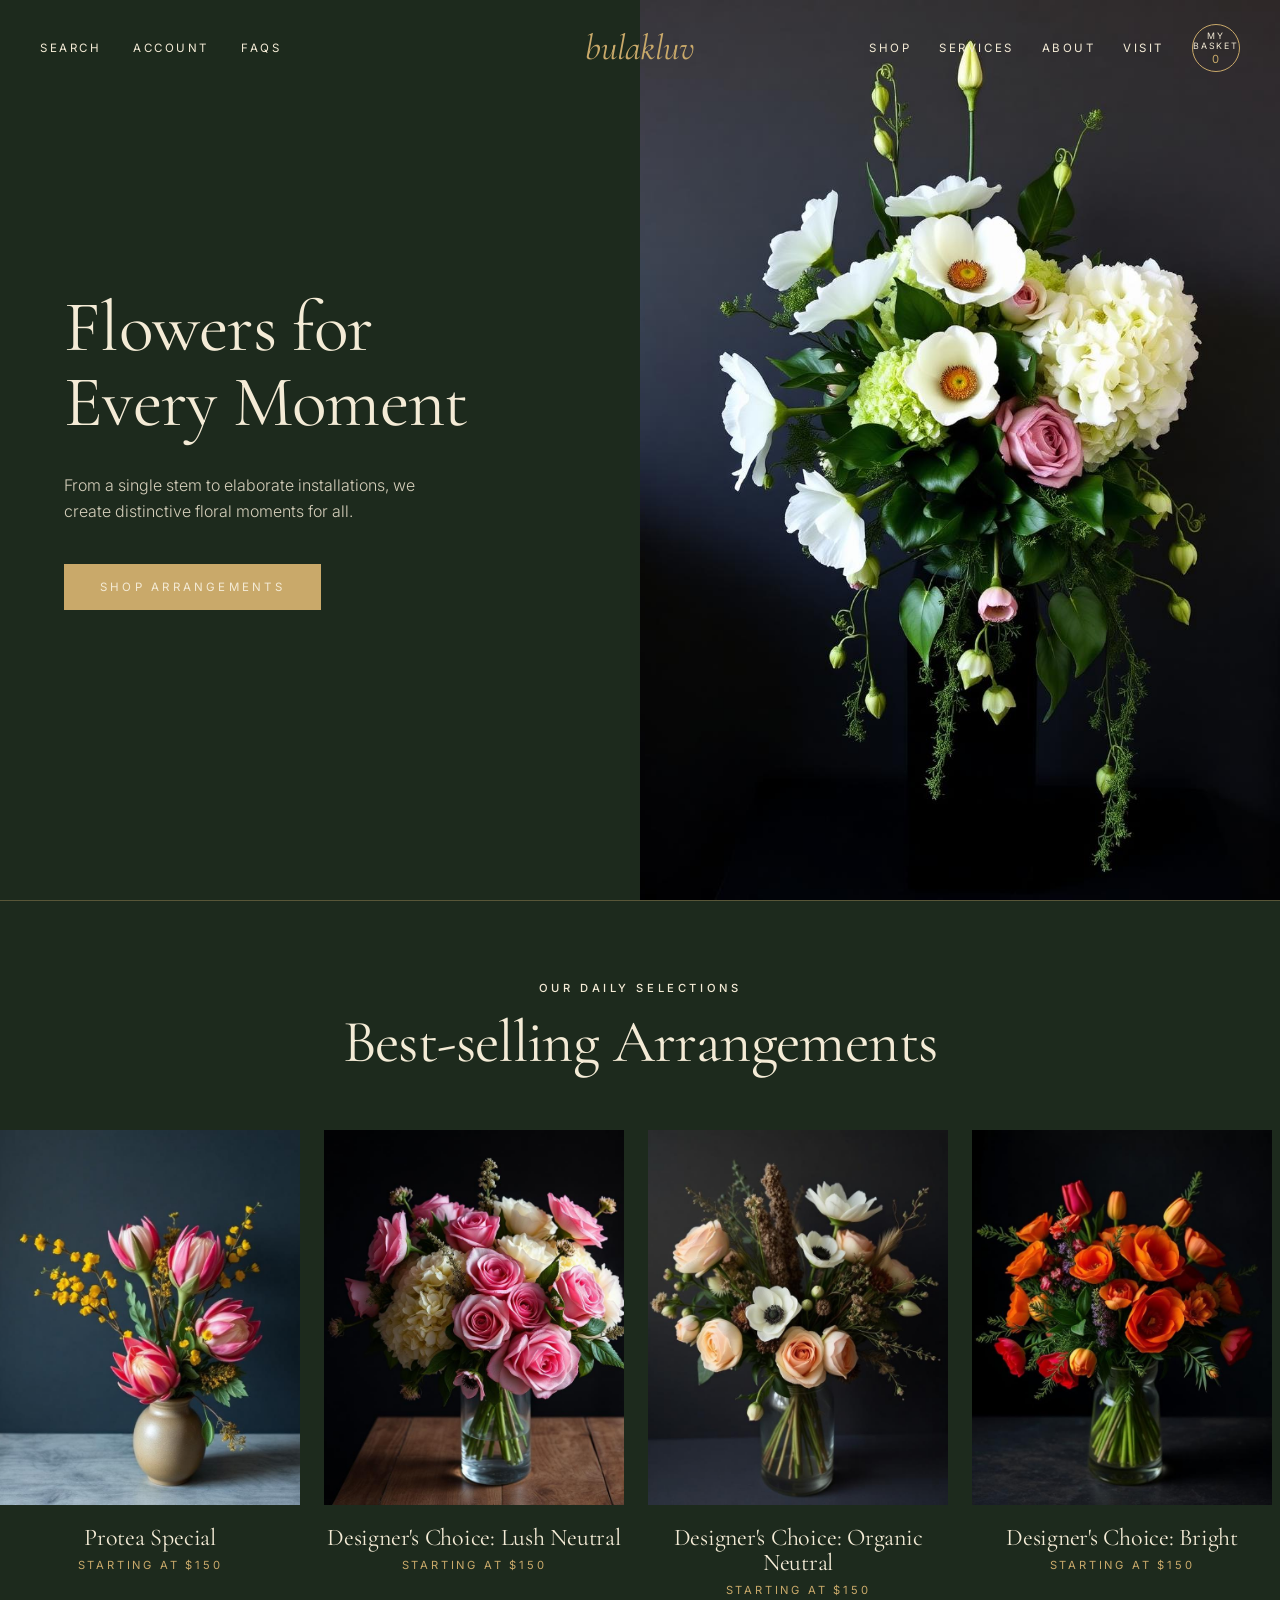
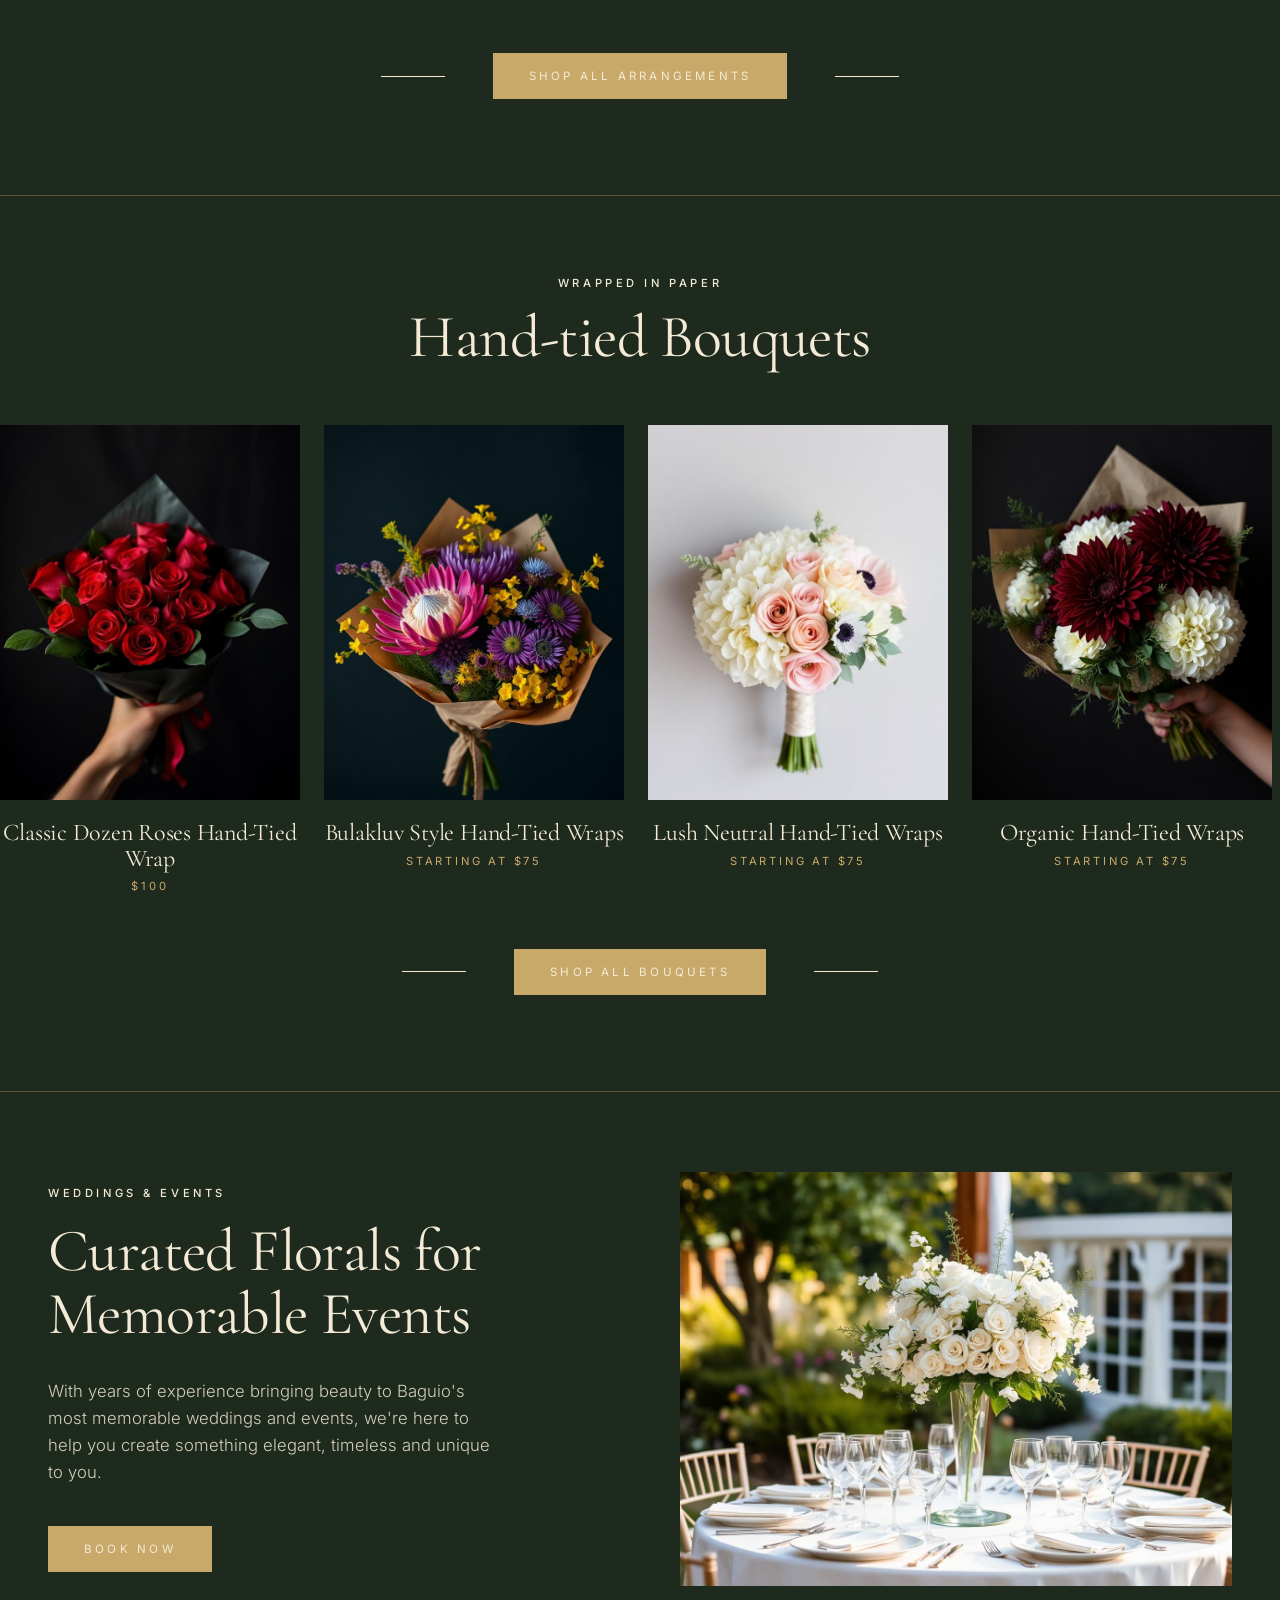
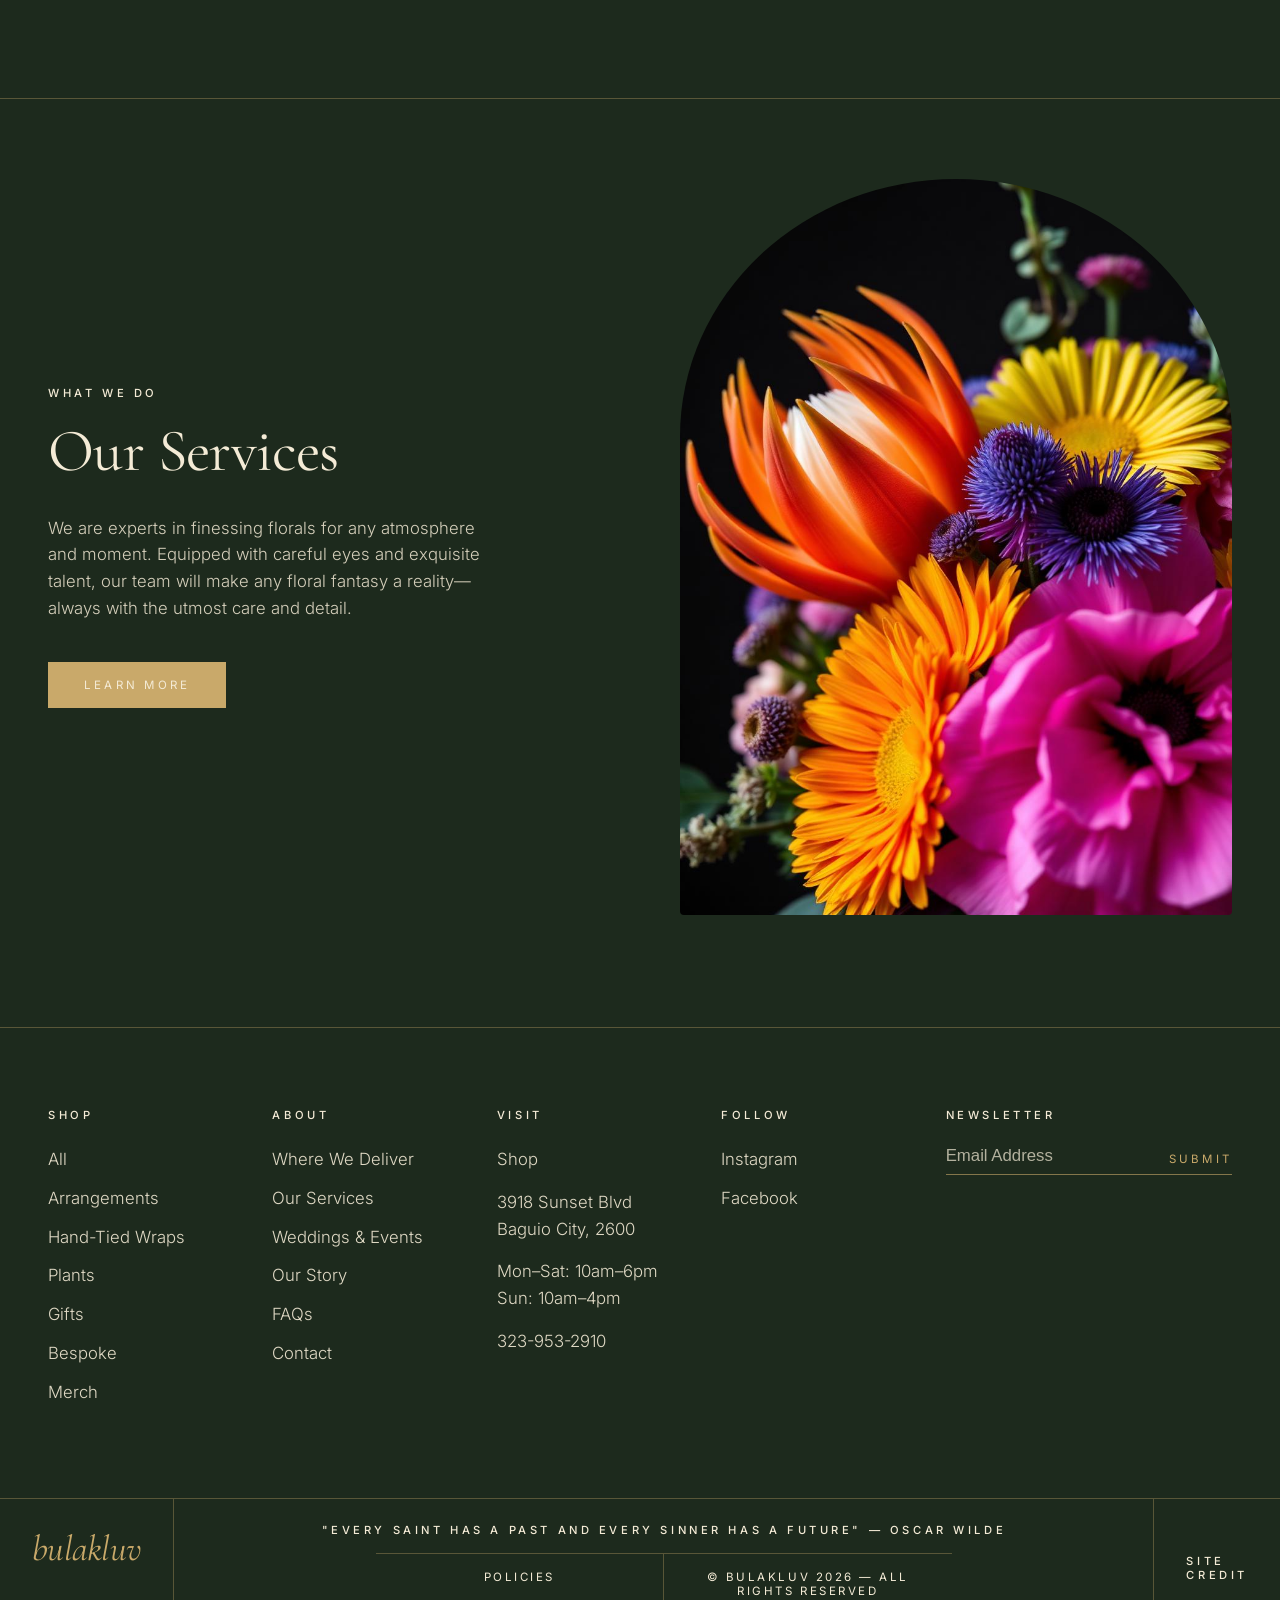
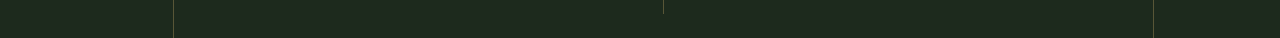
<file: index.html>
<!DOCTYPE html>
<html lang="en">
<head>
  <meta charset="UTF-8" />
  <meta name="viewport" content="width=device-width, initial-scale=1.0" />
  <title>Bulakluv — Flowers for Every Moment</title>
  <meta name="description" content="From a single stem to elaborate installations, Bulakluv creates distinctive floral moments for every occasion." />
  <link rel="stylesheet" href="styles.css" />
</head>
<body>
  <div id="header-slot"></div>

  <!-- HERO -->
  <section class="hero">
    <div class="hero__copy">
      <div class="hero__copy-inner">
        <h1 class="hero__title">Flowers for<br>Every Moment</h1>
        <p class="hero__sub">From a single stem to elaborate installations, we create distinctive floral moments for all.</p>
        <a href="#shop" class="btn-gold">Shop Arrangements</a>
      </div>
    </div>
    <div class="hero__media">
      <img src="assets/hero-arrangement.jpg" alt="Elegant floral arrangement" />
    </div>
  </section>

  <!-- ARRANGEMENTS -->
  <section id="shop" class="carousel-section">
    <div class="carousel-section__head">
      <p class="eyebrow">Our Daily Selections</p>
      <h2>Best-selling Arrangements</h2>
    </div>
    <div class="carousel-track-wrap">
      <div class="carousel-track">
        <article class="product-card"><div class="product-card__img"><img src="assets/arr-protea.jpg" alt="Protea Special"/></div><h3>Protea Special</h3><p class="price">Starting at $150</p></article>
        <article class="product-card"><div class="product-card__img"><img src="assets/arr-lush.jpg" alt="Designer's Choice: Lush Neutral"/></div><h3>Designer's Choice: Lush Neutral</h3><p class="price">Starting at $150</p></article>
        <article class="product-card"><div class="product-card__img"><img src="assets/arr-organic.jpg" alt="Designer's Choice: Organic Neutral"/></div><h3>Designer's Choice: Organic Neutral</h3><p class="price">Starting at $150</p></article>
        <article class="product-card"><div class="product-card__img"><img src="assets/arr-bright.jpg" alt="Designer's Choice: Bright"/></div><h3>Designer's Choice: Bright</h3><p class="price">Starting at $150</p></article>
        <article class="product-card"><div class="product-card__img"><img src="assets/arr-protea.jpg" alt="Protea Special"/></div><h3>Protea Special</h3><p class="price">Starting at $150</p></article>
        <article class="product-card"><div class="product-card__img"><img src="assets/arr-lush.jpg" alt="Designer's Choice: Lush Neutral"/></div><h3>Designer's Choice: Lush Neutral</h3><p class="price">Starting at $150</p></article>
      </div>
    </div>
    <div class="carousel-cta">
      <span class="arrow-line"></span>
      <a href="#" class="btn-gold">Shop All Arrangements</a>
      <span class="arrow-line"></span>
    </div>
  </section>

  <!-- HAND-TIED -->
  <section class="carousel-section">
    <div class="carousel-section__head">
      <p class="eyebrow">Wrapped in Paper</p>
      <h2>Hand-tied Bouquets</h2>
    </div>
    <div class="carousel-track-wrap">
      <div class="carousel-track">
        <article class="product-card"><div class="product-card__img"><img src="assets/bq-roses.jpg" alt="Classic Dozen Roses Hand-Tied Wrap"/></div><h3>Classic Dozen Roses Hand-Tied Wrap</h3><p class="price">$100</p></article>
        <article class="product-card"><div class="product-card__img"><img src="assets/bq-wild.jpg" alt="Bulakluv Style Hand-Tied Wraps"/></div><h3>Bulakluv Style Hand-Tied Wraps</h3><p class="price">Starting at $75</p></article>
        <article class="product-card"><div class="product-card__img"><img src="assets/bq-neutral.jpg" alt="Lush Neutral Hand-Tied Wraps"/></div><h3>Lush Neutral Hand-Tied Wraps</h3><p class="price">Starting at $75</p></article>
        <article class="product-card"><div class="product-card__img"><img src="assets/bq-organic.jpg" alt="Organic Hand-Tied Wraps"/></div><h3>Organic Hand-Tied Wraps</h3><p class="price">Starting at $75</p></article>
        <article class="product-card"><div class="product-card__img"><img src="assets/bq-roses.jpg" alt="Classic Dozen Roses Hand-Tied Wrap"/></div><h3>Classic Dozen Roses Hand-Tied Wrap</h3><p class="price">$100</p></article>
        <article class="product-card"><div class="product-card__img"><img src="assets/bq-wild.jpg" alt="Bulakluv Style Hand-Tied Wraps"/></div><h3>Bulakluv Style Hand-Tied Wraps</h3><p class="price">Starting at $75</p></article>
      </div>
    </div>
    <div class="carousel-cta">
      <span class="arrow-line"></span>
      <a href="#" class="btn-gold">Shop All Bouquets</a>
      <span class="arrow-line"></span>
    </div>
  </section>

  <!-- WEDDINGS -->
  <section class="split-section">
    <div>
      <p class="eyebrow">Weddings &amp; Events</p>
      <h2>Curated Florals for<br>Memorable Events</h2>
      <p class="body">With years of experience bringing beauty to Baguio's most memorable weddings and events, we're here to help you create something elegant, timeless and unique to you.</p>
      <a href="#" class="btn-gold">Book Now</a>
    </div>
    <div class="img-frame"><img src="assets/wedding.jpg" alt="Outdoor wedding reception"/></div>
  </section>

  <!-- SERVICES -->
  <section id="services" class="split-section">
    <div class="order-2"><div class="arch"><img src="assets/services.jpg" alt="Vibrant close-up of mixed flowers"/></div></div>
    <div id="about" class="order-1">
      <p class="eyebrow">What We Do</p>
      <h2>Our Services</h2>
      <p class="body">We are experts in finessing florals for any atmosphere and moment. Equipped with careful eyes and exquisite talent, our team will make any floral fantasy a reality—always with the utmost care and detail.</p>
      <a href="#" class="btn-gold">Learn More</a>
    </div>
  </section>

  <div id="footer-slot"></div>
  <script src="script.js"></script>
</body>
</html>
</file>
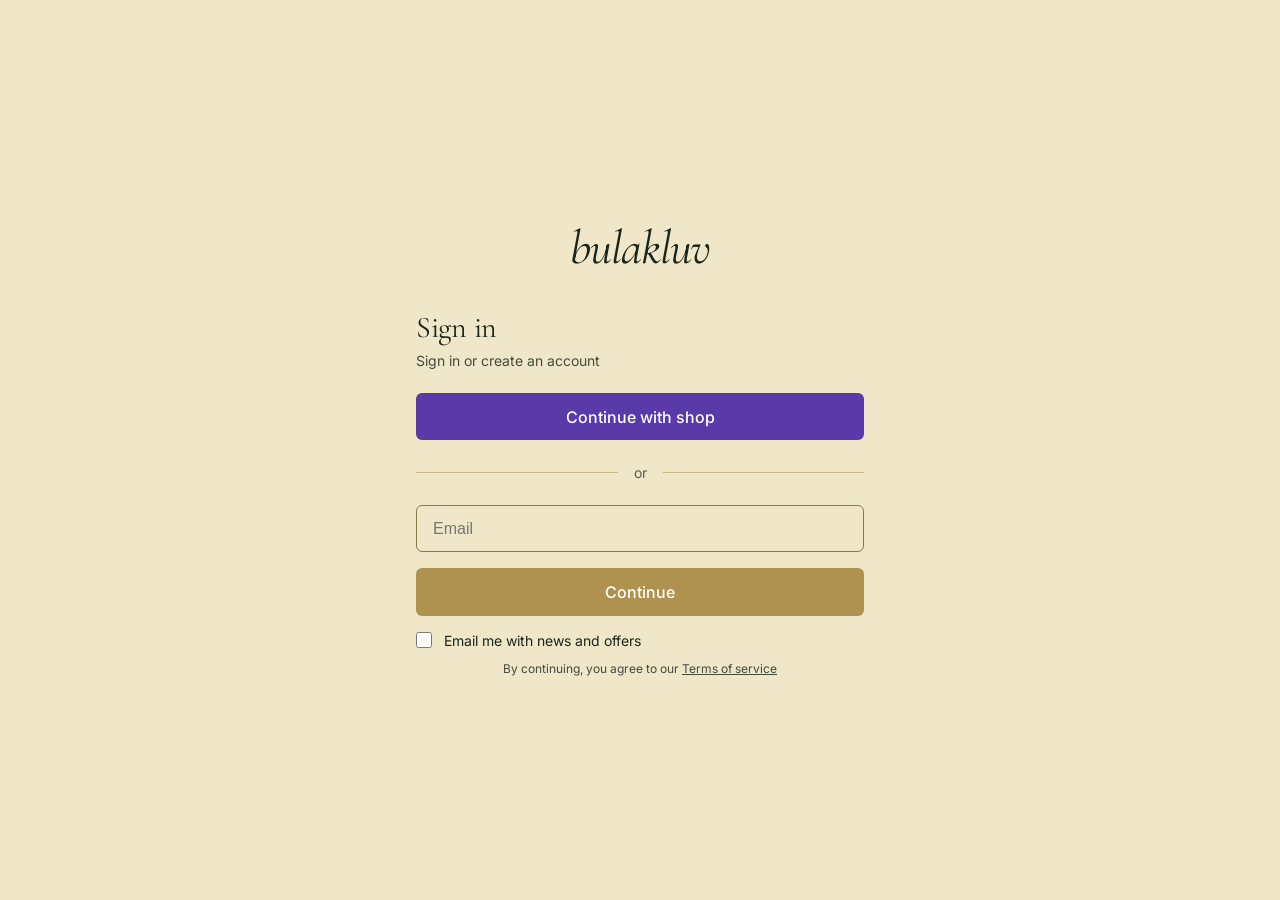
<file: account.html>
<!DOCTYPE html>
<html lang="en">
<head>
  <meta charset="UTF-8" />
  <meta name="viewport" content="width=device-width, initial-scale=1.0" />
  <title>Sign In — Bulakluv</title>
  <link rel="stylesheet" href="styles.css" />
</head>
<body>
  <main class="account-page">
    <div class="account-card">
      <div class="logo-wrap"><a href="index.html" class="logo-mark">bulakluv</a></div>
      <h1>Sign in</h1>
      <p class="sub">Sign in or create an account</p>
      <button type="button" class="btn-purple" onclick="window.location.href='index.html'">Continue with shop</button>
      <div class="divider-row"><span class="line"></span><span>or</span><span class="line"></span></div>
      <form class="account-form" onsubmit="event.preventDefault(); window.location.href='index.html';">
        <input type="email" placeholder="Email" />
        <button type="submit" class="btn-tan">Continue</button>
        <label class="checkbox-row"><input type="checkbox"/><span>Email me with news and offers</span></label>
      </form>
      <p class="terms">By continuing, you agree to our <a href="#">Terms of service</a></p>
    </div>
  </main>
</body>
</html>
</file>
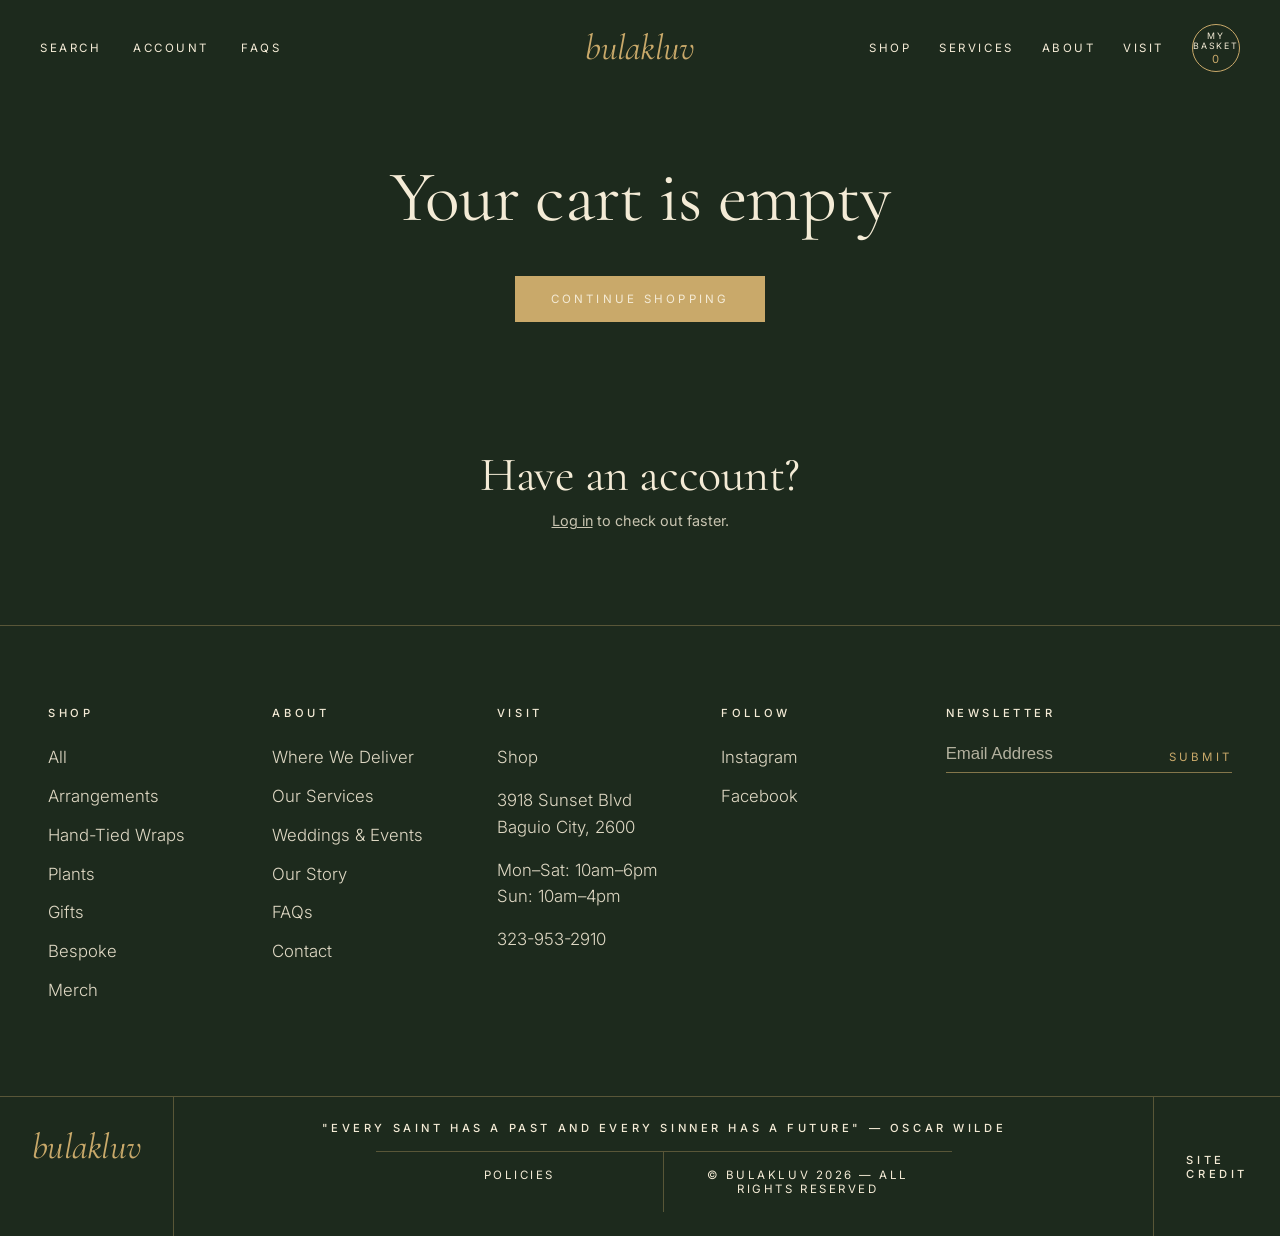
<file: basket.html>
<!DOCTYPE html>
<html lang="en">
<head>
  <meta charset="UTF-8" />
  <meta name="viewport" content="width=device-width, initial-scale=1.0" />
  <title>My Basket — Bulakluv</title>
  <link rel="stylesheet" href="styles.css" />
</head>
<body class="page-shell">
  <div id="header-slot"></div>
  <main class="basket-main">
    <h1>Your cart is empty</h1>
    <button type="button" class="btn-gold" onclick="window.location.href='index.html'">Continue Shopping</button>
    <div class="sub-block">
      <h2>Have an account?</h2>
      <p><a href="account.html">Log in</a> to check out faster.</p>
    </div>
  </main>
  <div id="footer-slot"></div>
  <script src="script.js"></script>
</body>
</html>
</file>
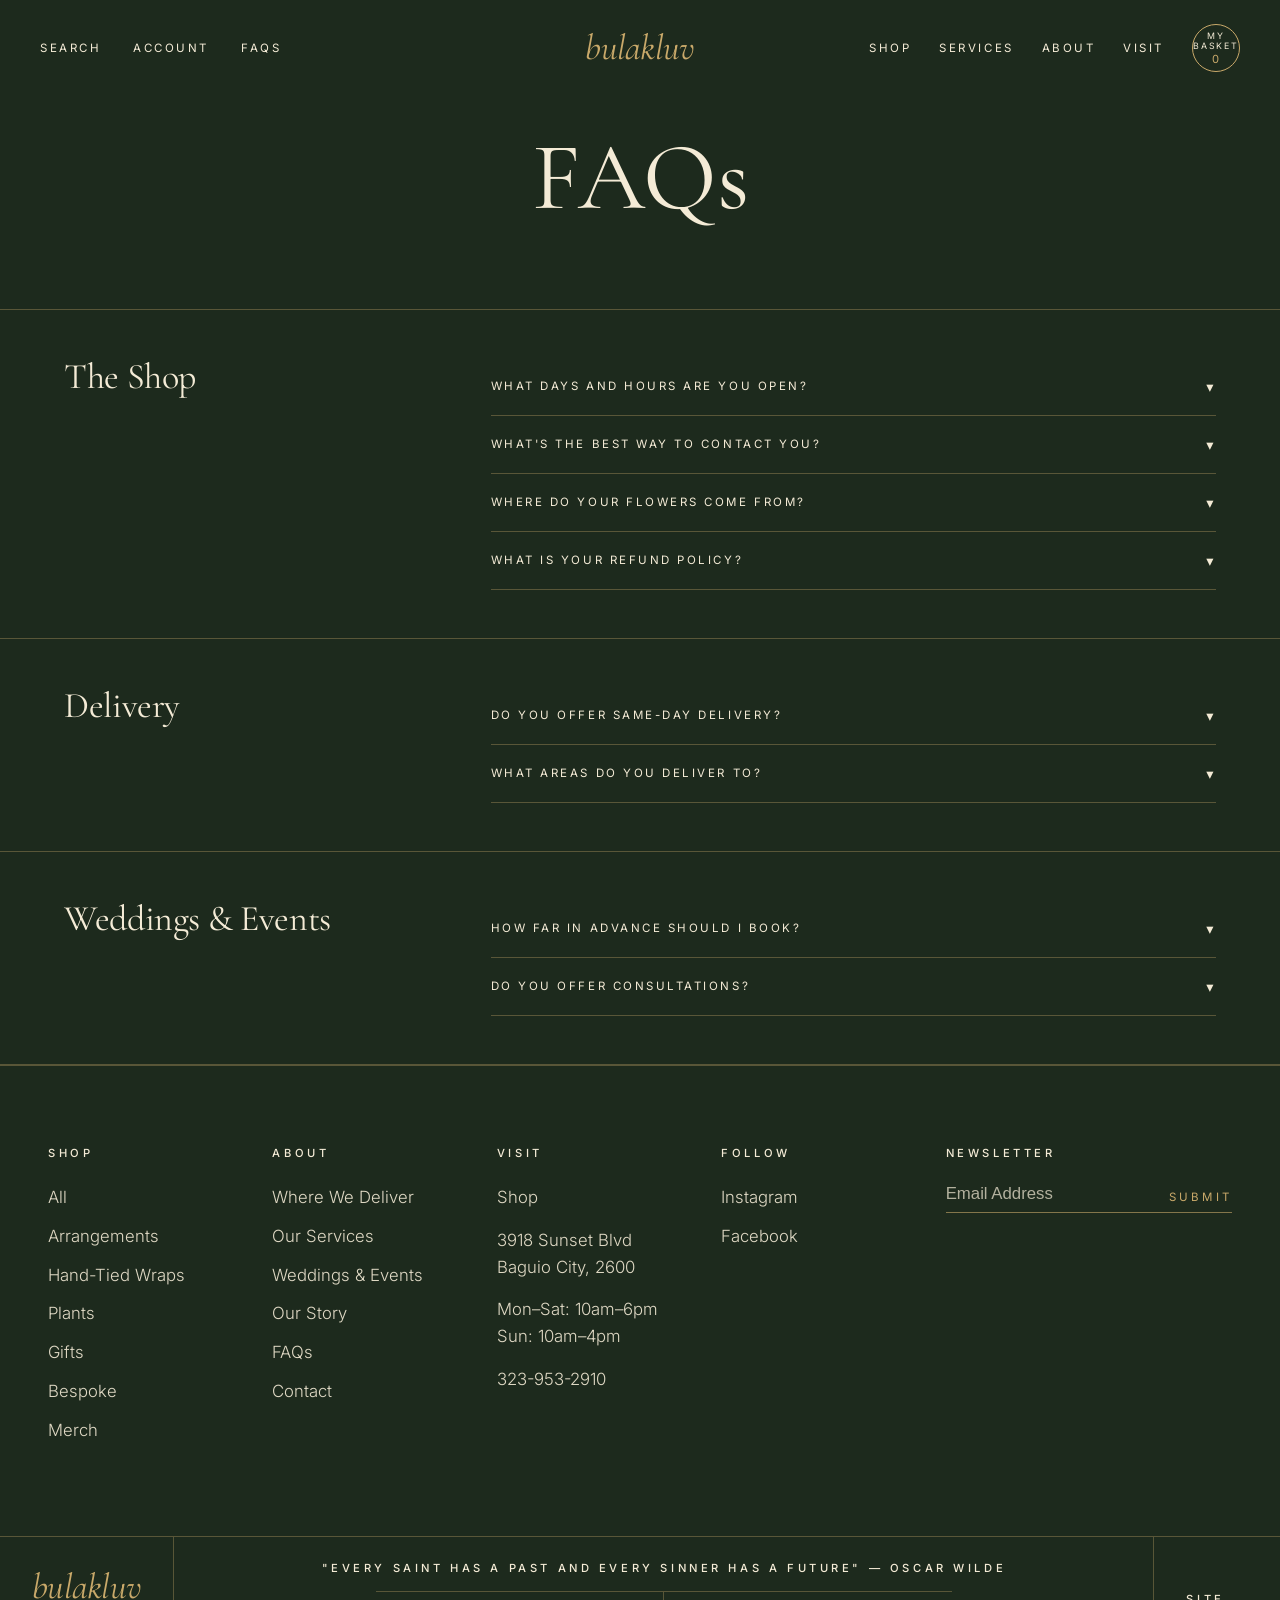
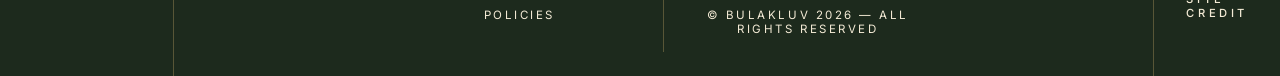
<file: faqs.html>
<!DOCTYPE html>
<html lang="en">
<head>
  <meta charset="UTF-8" />
  <meta name="viewport" content="width=device-width, initial-scale=1.0" />
  <title>FAQs — Bulakluv</title>
  <link rel="stylesheet" href="styles.css" />
</head>
<body class="page-shell">
  <div id="header-slot"></div>
  <main>
    <header class="page-hero"><h1>FAQs</h1></header>

    <section class="faq-section">
      <h2>The Shop</h2>
      <div>
        <details class="faq-item"><summary class="nav-link">What days and hours are you open?</summary><div class="answer">We are open Tuesday through Saturday, 10am to 6pm. Closed Sunday and Monday.</div></details>
        <details class="faq-item"><summary class="nav-link">What's the best way to contact you?</summary><div class="answer">Email us at hello@bulakluv.com or call the shop during opening hours.</div></details>
        <details class="faq-item"><summary class="nav-link">Where do your flowers come from?</summary><div class="answer">We source from local growers whenever possible, and supplement with seasonal imports.</div></details>
        <details class="faq-item"><summary class="nav-link">What is your refund policy?</summary><div class="answer">We guarantee freshness on arrival. Contact us within 24 hours for any issues.</div></details>
      </div>
    </section>

    <section class="faq-section">
      <h2>Delivery</h2>
      <div>
        <details class="faq-item"><summary class="nav-link">Do you offer same-day delivery?</summary><div class="answer">Yes, for orders placed before 12pm within our delivery zone.</div></details>
        <details class="faq-item"><summary class="nav-link">What areas do you deliver to?</summary><div class="answer">We deliver across the metro area. Enter your postcode at checkout to confirm.</div></details>
      </div>
    </section>

    <section class="faq-section">
      <h2>Weddings &amp; Events</h2>
      <div>
        <details class="faq-item"><summary class="nav-link">How far in advance should I book?</summary><div class="answer">We recommend booking weddings 6-9 months in advance.</div></details>
        <details class="faq-item"><summary class="nav-link">Do you offer consultations?</summary><div class="answer">Yes, complimentary 30-minute consultations are available by appointment.</div></details>
      </div>
    </section>
  </main>
  <div id="footer-slot"></div>
  <script src="script.js"></script>
</body>
</html>
</file>
<file: styles.css>
/* ============ Bulakluv — Global Styles ============ */
@import url('https://fonts.googleapis.com/css2?family=Cormorant+Garamond:ital,wght@0,300;0,400;0,500;1,400&family=Inter:wght@300;400;500;600&display=swap');

:root {
  --background: #1d2a1d;
  --foreground: #f4ebd6;
  --card: #243224;
  --gold: #c9a96a;
  --gold-soft: #d8be8a;
  --cream: #f4ebd6;
  --border: rgba(201, 169, 106, 0.35);
  --font-display: "Cormorant Garamond", Georgia, serif;
  --font-sans: "Inter", system-ui, sans-serif;
}

* { box-sizing: border-box; margin: 0; padding: 0; }
html, body { background: var(--background); color: var(--foreground); font-family: var(--font-sans); -webkit-font-smoothing: antialiased; }
img { display: block; max-width: 100%; }
a { color: inherit; text-decoration: none; }
button { background: none; border: none; cursor: pointer; color: inherit; font: inherit; }
ul { list-style: none; }
h1, h2, h3, h4 { font-family: var(--font-display); font-weight: 400; letter-spacing: -0.01em; line-height: 1.05; }

/* ---- Utility text ---- */
.eyebrow { font-size: 0.7rem; letter-spacing: 0.32em; text-transform: uppercase; color: var(--cream); font-weight: 500; }
.nav-link { font-size: 0.72rem; letter-spacing: 0.22em; text-transform: uppercase; color: var(--cream); transition: color .2s ease; display: inline-block; }
.nav-link:hover { color: var(--gold); }
.logo-mark { font-family: var(--font-display); font-style: italic; font-size: 2.25rem; color: var(--gold); letter-spacing: -0.02em; line-height: 1; }
.btn-gold { display: inline-flex; align-items: center; justify-content: center; background: var(--gold); color: var(--cream); padding: 1rem 2.25rem; font-size: 0.72rem; letter-spacing: 0.28em; text-transform: uppercase; transition: background-color .2s ease; border: none; cursor: pointer; }
.btn-gold:hover { background: var(--gold-soft); }
.gold-rule { height: 1px; background: var(--gold); opacity: 0.6; }

/* ============ Header ============ */
.site-header { position: absolute; top: 0; left: 0; right: 0; z-index: 30; }
.site-header__bar {
  display: grid; grid-template-columns: 1fr auto 1fr; align-items: center; gap: 1rem;
  padding: 1.5rem 2.5rem;
}
.site-header__nav { display: flex; gap: 2rem; }
.site-header__nav.right { justify-content: flex-end; align-items: center; gap: 1.75rem; }
.site-header__logo-wrap { display: flex; justify-content: center; }
.basket-btn {
  display: flex; flex-direction: column; align-items: center; justify-content: center;
  width: 3rem; height: 3rem; border-radius: 9999px; border: 1px solid var(--gold);
  font-size: 0.55rem; line-height: 1.1; gap: 0.05rem;
}
.basket-btn .count { color: var(--gold); font-size: 0.7rem; margin-top: 0.1rem; }
.mobile-toggle { display: none; justify-self: end; }

/* Search panel */
.search-panel {
  overflow: hidden; max-height: 0; opacity: 0;
  border-top: 1px solid var(--border); background: var(--background);
  transition: max-height .3s ease, opacity .3s ease;
}
.search-panel.open { max-height: 420px; opacity: 1; }
.search-panel__inner { padding: 3rem 2.5rem; }
.search-form { margin-top: 1.5rem; max-width: 48rem; display: flex; align-items: flex-end; gap: 1rem; border-bottom: 1px solid rgba(201,169,106,0.6); padding-bottom: 0.75rem; }
.search-form input { flex: 1; background: transparent; border: none; outline: none; color: var(--cream); font-family: var(--font-display); font-size: 2rem; }
.search-form input::placeholder { color: var(--cream); }
.search-form button { color: var(--gold); padding-bottom: 0.5rem; }
.search-form button:hover { color: var(--gold-soft); }

@media (max-width: 768px) {
  .site-header__bar { grid-template-columns: 1fr 1fr; padding: 1.25rem 1.5rem; }
  .site-header__nav { display: none; }
  .site-header__logo-wrap { justify-content: flex-start; }
  .mobile-toggle { display: inline-block; }
}

/* ============ Hero ============ */
.hero { position: relative; min-height: 100vh; display: grid; grid-template-columns: 1fr 1fr; }
.hero__copy { display: flex; align-items: center; padding: 2rem 4rem; }
.hero__copy-inner { max-width: 28rem; }
.hero__title { font-size: 4.5rem; color: var(--cream); }
.hero__sub { margin-top: 2rem; color: rgba(244,235,214,0.85); font-weight: 300; line-height: 1.6; max-width: 22rem; }
.hero__media { position: relative; min-height: 60vh; }
.hero__media img { position: absolute; inset: 0; width: 100%; height: 100%; object-fit: cover; }
.hero .btn-gold { margin-top: 2.5rem; }

@media (max-width: 768px) {
  .hero { grid-template-columns: 1fr; }
  .hero__copy { padding: 8rem 2rem 4rem; }
  .hero__title { font-size: 3rem; }
}

/* ============ Carousel section ============ */
.section-divider { border-top: 1px solid var(--border); }
.carousel-section { padding: 5rem 0 6rem; border-top: 1px solid var(--border); }
.carousel-section__head { text-align: center; padding: 0 1.5rem; }
.carousel-section__head h2 { margin-top: 1rem; font-size: 3.75rem; }
.carousel-track-wrap { margin-top: 3.5rem; overflow-x: auto; scroll-snap-type: x mandatory; scroll-behavior: smooth; -ms-overflow-style: none; scrollbar-width: none; }
.carousel-track-wrap::-webkit-scrollbar { display: none; }
.carousel-track { display: flex; gap: 1.5rem; padding: 0 3rem; min-width: max-content; }
.product-card { scroll-snap-align: start; width: 300px; flex-shrink: 0; }
.product-card__img { aspect-ratio: 4/5; overflow: hidden; background: var(--card); }
.product-card__img img { width: 100%; height: 100%; object-fit: cover; transition: transform .7s ease; }
.product-card__img img:hover { transform: scale(1.05); }
.product-card h3 { margin-top: 1.25rem; font-size: 1.5rem; text-align: center; }
.product-card .price { margin-top: 0.5rem; text-align: center; color: var(--gold); font-size: 0.7rem; letter-spacing: 0.25em; text-transform: uppercase; }
.carousel-cta { margin-top: 3.5rem; display: flex; align-items: center; justify-content: center; gap: 3rem; padding: 0 1.5rem; }
.carousel-cta .arrow-line { width: 4rem; height: 1px; background: var(--cream); display: none; }
@media (min-width: 768px) { .carousel-cta .arrow-line { display: block; } }

/* ============ Split sections (Weddings / Services) ============ */
.split-section { border-top: 1px solid var(--border); padding: 5rem 3rem 7rem; display: grid; grid-template-columns: 1fr 1fr; gap: 5rem; align-items: center; }
.split-section h2 { margin-top: 1.25rem; font-size: 3.75rem; color: var(--cream); }
.split-section p.body { margin-top: 2rem; color: rgba(244,235,214,0.85); font-weight: 300; line-height: 1.6; max-width: 28rem; font-size: 1.05rem; }
.split-section .btn-gold { margin-top: 2.5rem; }
.split-section .img-frame { aspect-ratio: 4/3; overflow: hidden; }
.split-section .img-frame img { width: 100%; height: 100%; object-fit: cover; }
.split-section .arch { overflow: hidden; border-radius: 50% 50% 4px 4px / 35% 35% 4px 4px; }
.split-section .arch img { width: 100%; height: 100%; object-fit: cover; aspect-ratio: 3/4; }
.order-1 { order: 1; } .order-2 { order: 2; }
@media (max-width: 768px) {
  .split-section { grid-template-columns: 1fr; padding: 4rem 1.5rem; gap: 3rem; }
  .split-section h2 { font-size: 2.5rem; }
}

/* ============ Footer ============ */
.site-footer { border-top: 1px solid var(--border); }
.footer-grid { padding: 5rem 3rem; display: grid; grid-template-columns: repeat(5, 1fr); gap: 2.5rem; }
.footer-grid .eyebrow { margin-bottom: 1.5rem; display: block; }
.footer-grid ul li, .footer-grid .visit p { color: rgba(244,235,214,0.9); font-weight: 300; font-size: 1.05rem; line-height: 1.6; }
.footer-grid ul li { margin-bottom: 0.75rem; }
.footer-grid ul li a:hover { color: var(--gold); }
.visit p + p { margin-top: 1rem; }
.newsletter-form { display: flex; align-items: flex-end; gap: 0.75rem; border-bottom: 1px solid rgba(201,169,106,0.6); padding-bottom: 0.5rem; }
.newsletter-form input { flex: 1; background: transparent; border: none; outline: none; color: var(--cream); font-size: 1.05rem; font-weight: 300; }
.newsletter-form input::placeholder { color: rgba(244,235,214,0.7); }
.newsletter-form button { color: var(--gold); font-size: 0.72rem; letter-spacing: 0.28em; text-transform: uppercase; }
.newsletter-form button:hover { color: var(--gold-soft); }

.footer-bottom { border-top: 1px solid var(--border); display: grid; grid-template-columns: auto 1fr auto; }
.footer-bottom__brand { padding: 2rem; border-right: 1px solid var(--border); }
.footer-bottom__center { display: flex; flex-direction: column; align-items: center; padding: 1.5rem; text-align: center; }
.footer-bottom__center .quote-row { margin-top: 1rem; display: grid; grid-template-columns: 1fr 1fr; width: 100%; max-width: 36rem; border-top: 1px solid var(--border); }
.footer-bottom__center .quote-row > * { padding: 1rem; }
.footer-bottom__center .quote-row > *:first-child { border-right: 1px solid var(--border); }
.footer-bottom__credit { padding: 2rem; border-left: 1px solid var(--border); display: flex; align-items: center; justify-content: center; }

@media (max-width: 768px) {
  .footer-grid { grid-template-columns: 1fr 1fr; padding: 3rem 1.5rem; }
  .footer-grid > div:last-child { grid-column: span 2; }
  .footer-bottom { grid-template-columns: 1fr; }
  .footer-bottom__brand, .footer-bottom__credit { border: none; border-top: 1px solid var(--border); }
}

/* ============ Account page ============ */
.account-page { min-height: 100vh; display: flex; align-items: center; justify-content: center; padding: 4rem 1.5rem; background: #efe7c8; color: #1a261a; }
.account-card { width: 100%; max-width: 28rem; }
.account-card .logo-wrap { display: flex; justify-content: center; margin-bottom: 2.5rem; }
.account-card .logo-mark { color: #1a261a; font-size: 3rem; }
.account-card h1 { font-size: 1.875rem; color: inherit; }
.account-card .sub { margin-top: 0.5rem; font-size: 0.875rem; opacity: 0.8; }
.btn-purple { width: 100%; border-radius: 6px; padding: 0.85rem; color: white; background: #5a3aa8; font-weight: 500; transition: opacity .2s; margin-top: 1.5rem; }
.btn-purple:hover { opacity: 0.9; }
.divider-row { display: flex; align-items: center; gap: 1rem; font-size: 0.875rem; opacity: 0.7; margin: 1.5rem 0; }
.divider-row span.line { height: 1px; flex: 1; background: #b9a76d; }
.account-form input[type=email] { width: 100%; border-radius: 6px; padding: 0.85rem 1rem; background: transparent; border: 1px solid #8a7a4b; outline: none; color: inherit; font-size: 1rem; }
.btn-tan { width: 100%; border-radius: 6px; padding: 0.85rem; color: white; background: #b09250; font-weight: 500; margin-top: 1rem; }
.btn-tan:hover { opacity: 0.9; }
.checkbox-row { display: flex; align-items: center; gap: 0.75rem; font-size: 0.875rem; cursor: pointer; user-select: none; margin-top: 1rem; }
.checkbox-row input { accent-color: #5a3aa8; width: 1rem; height: 1rem; }
.terms { text-align: center; font-size: 0.75rem; opacity: 0.8; padding-top: 0.75rem; }
.terms a { text-decoration: underline; }

/* ============ FAQs page ============ */
.page-shell { min-height: 100vh; }
.page-hero { padding: 8rem 1.5rem 5rem; text-align: center; }
.page-hero h1 { font-size: clamp(3rem, 8vw, 6rem); color: var(--cream); }
.faq-section { display: grid; grid-template-columns: 1fr 2fr; gap: 4rem; padding: 3rem 4rem; border-bottom: 1px solid var(--border); }
.faq-section:first-of-type { border-top: 1px solid var(--border); }
.faq-section h2 { font-size: 2.25rem; color: var(--cream); }
.faq-item { border-bottom: 1px solid var(--border); }
.faq-item summary { list-style: none; cursor: pointer; padding: 1.25rem 0; display: flex; justify-content: space-between; align-items: center; gap: 1rem; }
.faq-item summary::-webkit-details-marker { display: none; }
.faq-item summary::after { content: "▾"; color: var(--cream); transition: transform .2s; font-size: 0.9rem; }
.faq-item[open] summary::after { transform: rotate(180deg); }
.faq-item .answer { padding-bottom: 1.25rem; color: rgba(244,235,214,0.8); font-size: 0.9rem; line-height: 1.6; }
@media (max-width: 768px) {
  .faq-section { grid-template-columns: 1fr; padding: 2rem 1.5rem; gap: 1.5rem; }
}

/* ============ Basket page ============ */
.basket-main { padding: 10rem 1.5rem 6rem; text-align: center; }
.basket-main h1 { font-size: clamp(2.5rem, 6vw, 4.5rem); color: var(--cream); margin-bottom: 2.5rem; }
.basket-main .sub-block { margin-top: 8rem; }
.basket-main .sub-block h2 { font-size: clamp(2rem, 4vw, 3rem); color: var(--cream); }
.basket-main .sub-block p { margin-top: 0.75rem; color: rgba(244,235,214,0.8); font-size: 0.9rem; }
.basket-main .sub-block a { text-decoration: underline; }
.basket-main .sub-block a:hover { color: var(--gold); }
</file>
